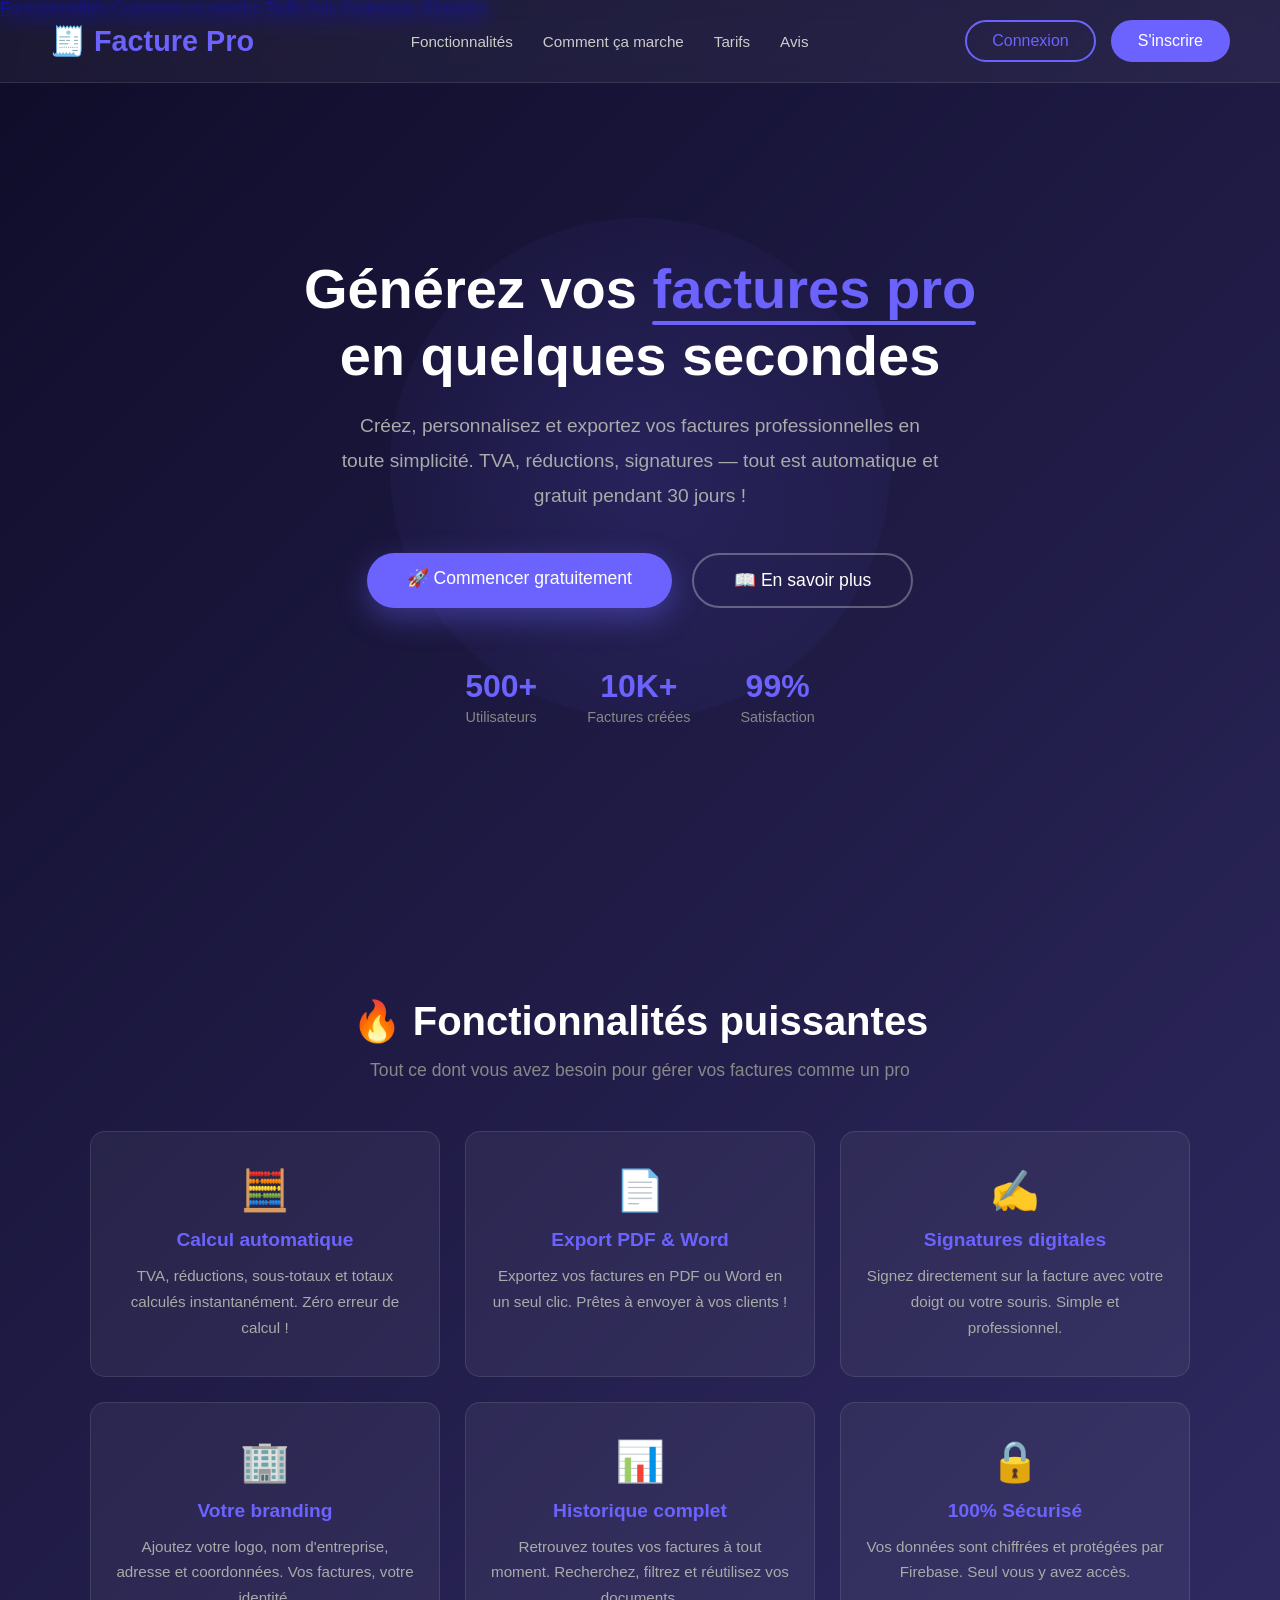
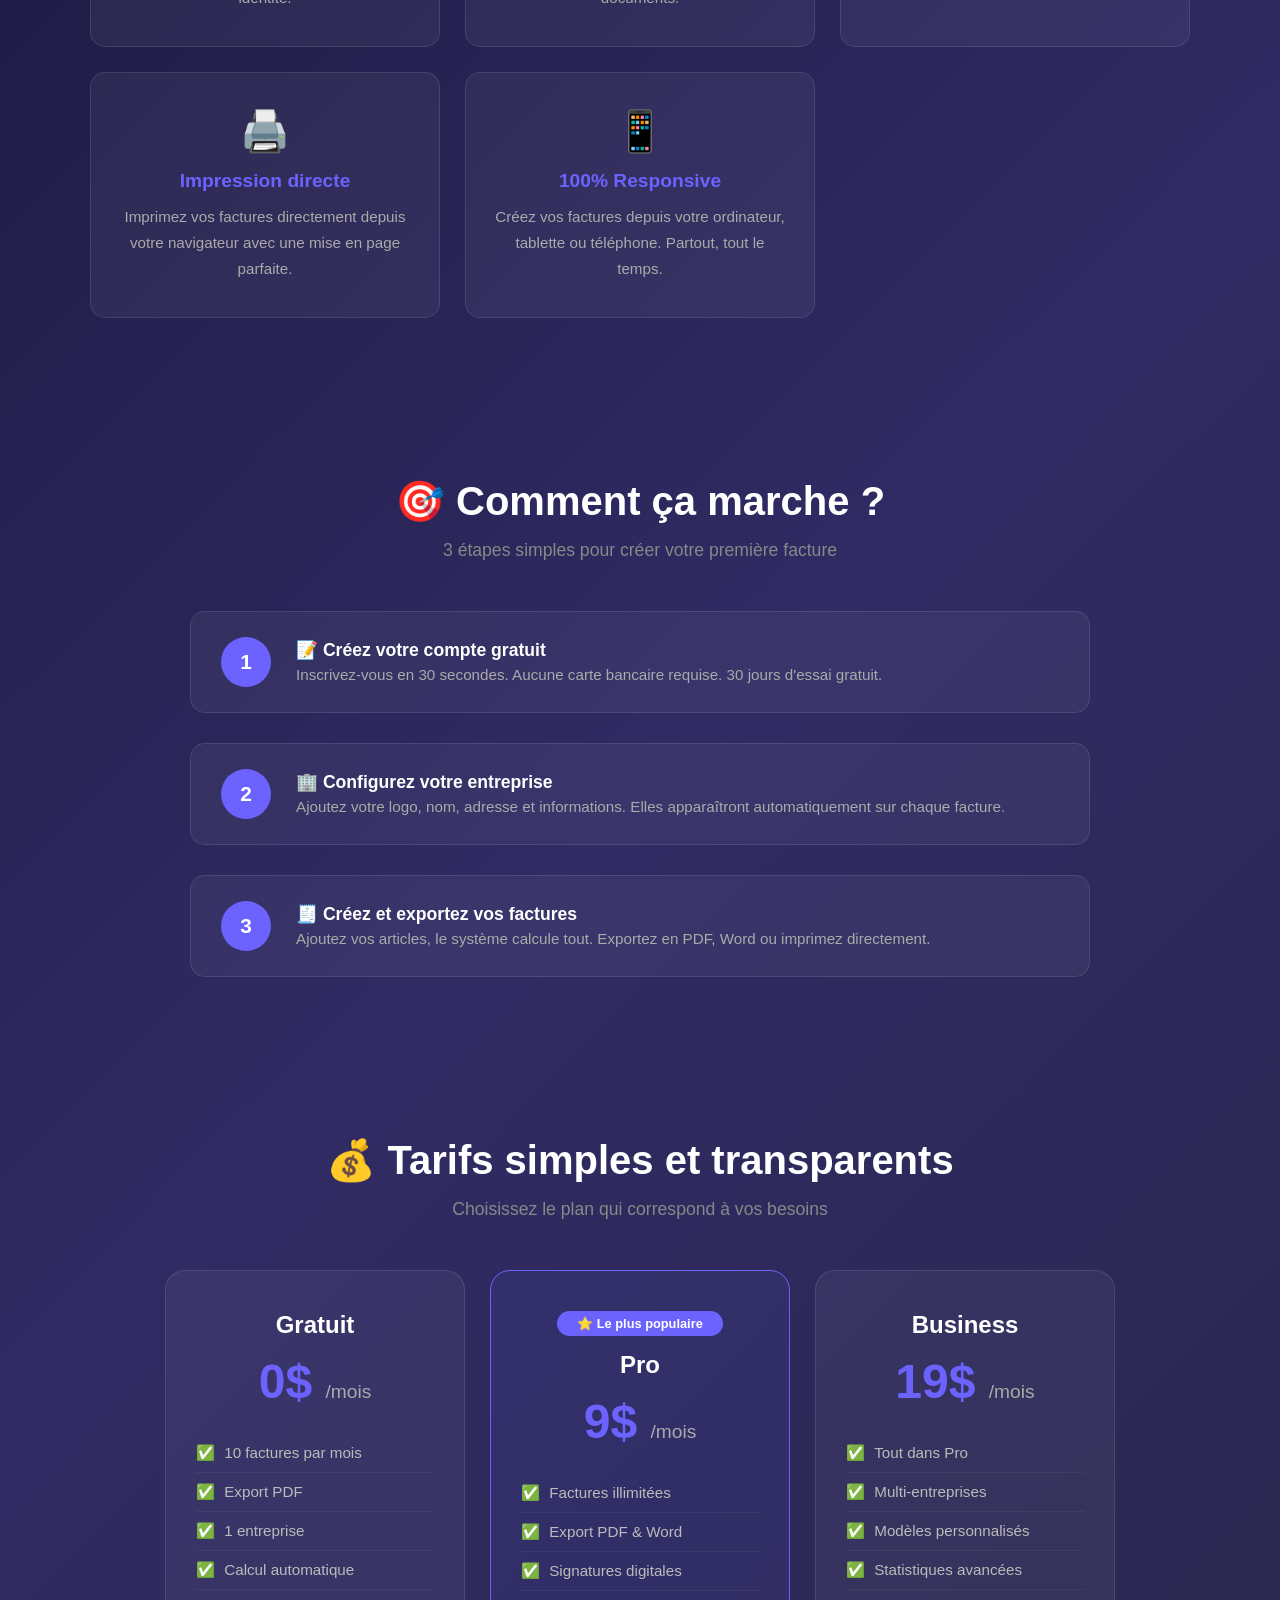
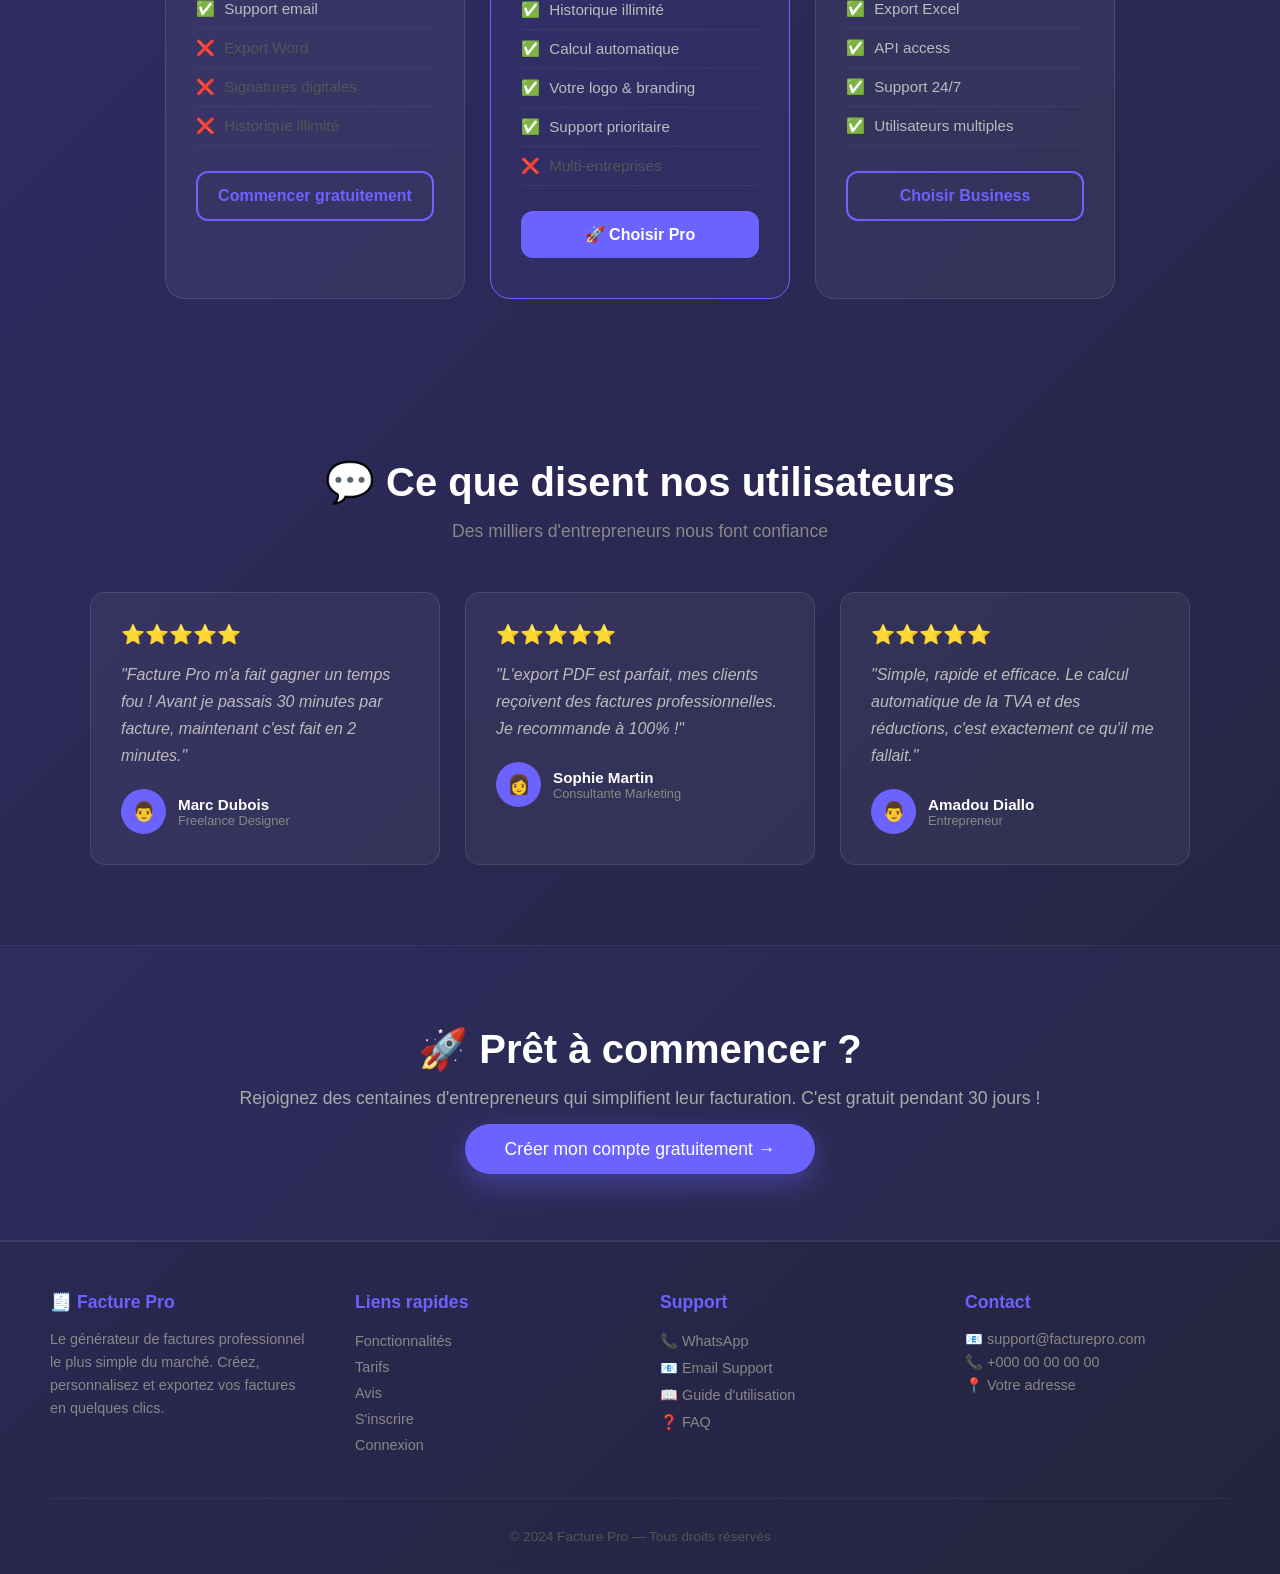
<file: index.html>
<!DOCTYPE html>
<html lang="fr">
<head>

    <meta charset="UTF-8">
    <meta name="viewport" content="width=device-width, initial-scale=1.0">
    <title>Facture Pro - Générateur de Factures Professionnelles</title>
    <style>
        * {
            margin: 0;
            padding: 0;
            box-sizing: border-box;
            font-family: 'Segoe UI', sans-serif;
        }

        body {
            background: linear-gradient(135deg, #0f0c29, #302b63, #24243e);
            min-height: 100vh;
            color: white;
            overflow-x: hidden;
        }

        /* ======= NAVBAR ======= */
        nav {
            display: flex;
            justify-content: space-between;
            align-items: center;
            padding: 20px 50px;
            background: rgba(255,255,255,0.05);
            backdrop-filter: blur(10px);
            border-bottom: 1px solid rgba(255,255,255,0.1);
            position: fixed;
            top: 0;
            left: 0;
            right: 0;
            z-index: 1000;
        }

        .logo {
            font-size: 1.8em;
            font-weight: 700;
            color: #6c63ff;
            text-decoration: none;
        }

        .nav-links {
            display: flex;
            gap: 30px;
            align-items: center;
        }

        .nav-links a {
            color: #ccc;
            text-decoration: none;
            font-size: 0.95em;
            transition: color 0.3s;
        }

        .nav-links a:hover {
            color: white;
        }

        .nav-buttons {
            display: flex;
            gap: 15px;
        }

        .btn-login {
            padding: 10px 25px;
            background: transparent;
            border: 2px solid #6c63ff;
            color: #6c63ff;
            border-radius: 25px;
            cursor: pointer;
            font-size: 1em;
            text-decoration: none;
            transition: all 0.3s;
        }

        .btn-login:hover {
            background: #6c63ff;
            color: white;
        }

        .btn-register {
            padding: 10px 25px;
            background: #6c63ff;
            border: 2px solid #6c63ff;
            color: white;
            border-radius: 25px;
            cursor: pointer;
            font-size: 1em;
            text-decoration: none;
            transition: all 0.3s;
        }

        .btn-register:hover {
            background: #5a52d5;
            border-color: #5a52d5;
            transform: scale(1.05);
        }

        .menu-hamburger {
            display: none;
            background: none;
            border: none;
            color: white;
            font-size: 1.5em;
            cursor: pointer;
        }

        /* ======= HERO ======= */
        .hero {
            display: flex;
            flex-direction: column;
            align-items: center;
            justify-content: center;
            text-align: center;
            padding: 150px 20px 100px;
            min-height: 100vh;
            position: relative;
        }

        .hero::before {
            content: '';
            position: absolute;
            top: 50%;
            left: 50%;
            transform: translate(-50%, -50%);
            width: 500px;
            height: 500px;
            background: radial-gradient(circle, rgba(108,99,255,0.15), transparent);
            border-radius: 50%;
            pointer-events: none;
        }

        .hero h1 {
            font-size: 3.5em;
            margin-bottom: 20px;
            line-height: 1.2;
            position: relative;
            z-index: 1;
        }

        .hero h1 span {
            color: #6c63ff;
            position: relative;
        }

        .hero h1 span::after {
            content: '';
            position: absolute;
            bottom: -5px;
            left: 0;
            right: 0;
            height: 4px;
            background: #6c63ff;
            border-radius: 2px;
        }

        .hero p {
            font-size: 1.2em;
            color: #aaa;
            max-width: 600px;
            margin-bottom: 40px;
            line-height: 1.8;
            position: relative;
            z-index: 1;
        }

        .hero-buttons {
            display: flex;
            gap: 20px;
            flex-wrap: wrap;
            justify-content: center;
            position: relative;
            z-index: 1;
        }

        .btn-hero-primary {
            padding: 15px 40px;
            background: #6c63ff;
            color: white;
            border: none;
            border-radius: 30px;
            font-size: 1.1em;
            cursor: pointer;
            text-decoration: none;
            transition: all 0.3s;
            box-shadow: 0 10px 30px rgba(108, 99, 255, 0.4);
        }

        .btn-hero-primary:hover {
            transform: translateY(-3px);
            box-shadow: 0 15px 40px rgba(108, 99, 255, 0.6);
        }

        .btn-hero-secondary {
            padding: 15px 40px;
            background: transparent;
            color: white;
            border: 2px solid rgba(255,255,255,0.3);
            border-radius: 30px;
            font-size: 1.1em;
            cursor: pointer;
            text-decoration: none;
            transition: all 0.3s;
        }

        .btn-hero-secondary:hover {
            border-color: white;
            transform: translateY(-3px);
        }

        .hero-stats {
            display: flex;
            gap: 50px;
            margin-top: 60px;
            position: relative;
            z-index: 1;
        }

        .hero-stat {
            text-align: center;
        }

        .hero-stat h3 {
            font-size: 2em;
            color: #6c63ff;
        }

        .hero-stat p {
            font-size: 0.9em;
            color: #888;
            margin: 0;
        }

        /* ======= FEATURES ======= */
        .section-title {
            text-align: center;
            padding: 80px 20px 50px;
        }

        .section-title h2 {
            font-size: 2.5em;
            margin-bottom: 15px;
        }

        .section-title p {
            color: #888;
            font-size: 1.1em;
            max-width: 600px;
            margin: 0 auto;
        }

        .features {
            padding: 0 50px 80px;
            display: grid;
            grid-template-columns: repeat(auto-fit, minmax(280px, 1fr));
            gap: 25px;
            max-width: 1200px;
            margin: 0 auto;
        }

        .feature-card {
            background: rgba(255,255,255,0.05);
            border: 1px solid rgba(255,255,255,0.1);
            border-radius: 15px;
            padding: 35px 25px;
            text-align: center;
            transition: all 0.3s;
        }

        .feature-card:hover {
            transform: translateY(-8px);
            border-color: rgba(108,99,255,0.3);
            background: rgba(108,99,255,0.05);
        }

        .feature-icon {
            font-size: 2.5em;
            margin-bottom: 15px;
            display: block;
        }

        .feature-card h3 {
            font-size: 1.2em;
            margin-bottom: 12px;
            color: #6c63ff;
        }

        .feature-card p {
            color: #aaa;
            line-height: 1.7;
            font-size: 0.95em;
        }

        /* ======= HOW IT WORKS ======= */
        .how-it-works {
            padding: 0 50px 80px;
            max-width: 1000px;
            margin: 0 auto;
        }

        .steps {
            display: flex;
            flex-direction: column;
            gap: 30px;
        }

        .step {
            display: flex;
            align-items: center;
            gap: 25px;
            background: rgba(255,255,255,0.05);
            border: 1px solid rgba(255,255,255,0.1);
            border-radius: 15px;
            padding: 25px 30px;
            transition: all 0.3s;
        }

        .step:hover {
            transform: translateX(10px);
            border-color: rgba(108,99,255,0.3);
        }

        .step-number {
            width: 50px;
            height: 50px;
            min-width: 50px;
            background: #6c63ff;
            border-radius: 50%;
            display: flex;
            align-items: center;
            justify-content: center;
            font-size: 1.3em;
            font-weight: 700;
        }

        .step-content h3 {
            font-size: 1.1em;
            margin-bottom: 5px;
        }

        .step-content p {
            color: #aaa;
            font-size: 0.95em;
        }

        /* ======= PRICING ======= */
        .pricing {
            padding: 0 20px 80px;
            text-align: center;
        }

        .pricing-cards {
            display: flex;
            gap: 25px;
            justify-content: center;
            flex-wrap: wrap;
            max-width: 1000px;
            margin: 0 auto;
        }

        .pricing-card {
            background: rgba(255,255,255,0.05);
            border: 1px solid rgba(255,255,255,0.1);
            border-radius: 20px;
            padding: 40px 30px;
            width: 300px;
            transition: all 0.3s;
            position: relative;
        }

        .pricing-card:hover {
            transform: translateY(-8px);
        }

        .pricing-card.popular {
            border-color: #6c63ff;
            background: rgba(108, 99, 255, 0.08);
            transform: scale(1.05);
        }

        .pricing-card.popular:hover {
            transform: scale(1.05) translateY(-8px);
        }

        .popular-badge {
            background: #6c63ff;
            color: white;
            padding: 5px 20px;
            border-radius: 20px;
            font-size: 0.8em;
            display: inline-block;
            margin-bottom: 15px;
            font-weight: 600;
        }

        .pricing-card h3 {
            font-size: 1.5em;
            margin-bottom: 10px;
        }

        .price {
            font-size: 3em;
            font-weight: 700;
            color: #6c63ff;
            margin: 15px 0;
        }

        .price span {
            font-size: 0.4em;
            color: #aaa;
            font-weight: 400;
        }

        .pricing-features {
            list-style: none;
            margin: 25px 0;
            text-align: left;
        }

        .pricing-features li {
            padding: 10px 0;
            color: #bbb;
            font-size: 0.95em;
            border-bottom: 1px solid rgba(255,255,255,0.05);
        }

        .pricing-features li::before {
            content: "✅ ";
            margin-right: 5px;
        }

        .pricing-features li.disabled {
            color: #555;
        }

        .pricing-features li.disabled::before {
            content: "❌ ";
        }

        .btn-pricing {
            width: 100%;
            padding: 14px;
            background: #6c63ff;
            color: white;
            border: none;
            border-radius: 12px;
            font-size: 1em;
            cursor: pointer;
            text-decoration: none;
            display: block;
            transition: all 0.3s;
            font-weight: 600;
        }

        .btn-pricing:hover {
            background: #5a52d5;
            transform: translateY(-2px);
        }

        .btn-pricing-outline {
            width: 100%;
            padding: 14px;
            background: transparent;
            color: #6c63ff;
            border: 2px solid #6c63ff;
            border-radius: 12px;
            font-size: 1em;
            cursor: pointer;
            text-decoration: none;
            display: block;
            transition: all 0.3s;
            font-weight: 600;
        }

        .btn-pricing-outline:hover {
            background: #6c63ff;
            color: white;
        }

        /* ======= TESTIMONIALS ======= */
        .testimonials {
            padding: 0 50px 80px;
            max-width: 1200px;
            margin: 0 auto;
        }

        .testimonials-grid {
            display: grid;
            grid-template-columns: repeat(auto-fit, minmax(300px, 1fr));
            gap: 25px;
        }

        .testimonial-card {
            background: rgba(255,255,255,0.05);
            border: 1px solid rgba(255,255,255,0.1);
            border-radius: 15px;
            padding: 30px;
        }

        .testimonial-stars {
            color: #f39c12;
            font-size: 1.2em;
            margin-bottom: 15px;
        }

        .testimonial-text {
            color: #bbb;
            line-height: 1.7;
            margin-bottom: 20px;
            font-style: italic;
        }

        .testimonial-author {
            display: flex;
            align-items: center;
            gap: 12px;
        }

        .testimonial-avatar {
            width: 45px;
            height: 45px;
            background: #6c63ff;
            border-radius: 50%;
            display: flex;
            align-items: center;
            justify-content: center;
            font-size: 1.2em;
        }

        .testimonial-name {
            font-weight: 600;
            font-size: 0.95em;
        }

        .testimonial-role {
            color: #888;
            font-size: 0.8em;
        }

        /* ======= CTA ======= */
        .cta-section {
            text-align: center;
            padding: 80px 20px;
            background: rgba(108,99,255,0.05);
            border-top: 1px solid rgba(255,255,255,0.05);
            border-bottom: 1px solid rgba(255,255,255,0.05);
        }

        .cta-section h2 {
            font-size: 2.5em;
            margin-bottom: 15px;
        }

        .cta-section p {
            color: #aaa;
            font-size: 1.1em;
            margin-bottom: 30px;
        }

        /* ======= FOOTER ======= */
        footer {
            padding: 50px 50px 30px;
            border-top: 1px solid rgba(255,255,255,0.1);
        }

        .footer-content {
            display: grid;
            grid-template-columns: repeat(auto-fit, minmax(200px, 1fr));
            gap: 40px;
            max-width: 1200px;
            margin: 0 auto 40px;
        }

        .footer-col h3 {
            font-size: 1.1em;
            margin-bottom: 15px;
            color: #6c63ff;
        }

        .footer-col p {
            color: #888;
            line-height: 1.6;
            font-size: 0.9em;
        }

        .footer-col a {
            display: block;
            color: #888;
            text-decoration: none;
            padding: 5px 0;
            font-size: 0.9em;
            transition: color 0.3s;
        }

        .footer-col a:hover {
            color: #6c63ff;
        }

        .footer-bottom {
            text-align: center;
            padding-top: 30px;
            border-top: 1px solid rgba(255,255,255,0.05);
            color: #555;
            font-size: 0.85em;
        }

        /* ======= ANIMATIONS ======= */
        @keyframes fadeInUp {
            from {
                opacity: 0;
                transform: translateY(30px);
            }
            to {
                opacity: 1;
                transform: translateY(0);
            }
        }

        .hero h1,
        .hero p,
        .hero-buttons,
        .hero-stats {
            animation: fadeInUp 0.8s ease forwards;
        }

        .hero p {
            animation-delay: 0.2s;
        }

        .hero-buttons {
            animation-delay: 0.4s;
        }

        .hero-stats {
            animation-delay: 0.6s;
        }

        /* ======= RESPONSIVE ======= */
        @media (max-width: 768px) {
            nav {
                padding: 15px 20px;
            }

            .nav-links {
                display: none;
            }

            .menu-hamburger {
                display: block;
            }

            .nav-buttons {
                display: none;
            }

            /* Mobile menu */
            .mobile-menu {
                display: none;
                position: fixed;
                top: 70px;
                left: 0;
                right: 0;
                background: rgba(15, 12, 41, 0.98);
                backdrop-filter: blur(20px);
                padding: 20px;
                flex-direction: column;
                gap: 15px;
                border-bottom: 1px solid rgba(255,255,255,0.1);
                z-index: 999;
            }

            .mobile-menu.open {
                display: flex;
            }

            .mobile-menu a {
                color: white;
                text-decoration: none;
                padding: 12px 20px;
                border-radius: 10px;
                text-align: center;
                font-size: 1em;
            }

            .mobile-menu .btn-mobile-login {
                border: 2px solid #6c63ff;
                color: #6c63ff;
            }

            .mobile-menu .btn-mobile-register {
                background: #6c63ff;
                color: white;
            }

            .hero {
                padding: 120px 20px 60px;
            }

            .hero h1 {
                font-size: 2.2em;
            }

            .hero p {
                font-size: 1em;
            }

            .hero-stats {
                flex-direction: column;
                gap: 20px;
            }

            .features {
                padding: 0 20px 60px;
            }

            .how-it-works {
                padding: 0 20px 60px;
            }

            .step {
                flex-direction: column;
                text-align: center;
            }

            .pricing-card.popular {
                transform: scale(1);
            }

            .testimonials {
                padding: 0 20px 60px;
            }

            footer {
                padding: 40px 20px 20px;
            }
        }

        @media (max-width: 500px) {
            .hero h1 {
                font-size: 1.8em;
            }

            .hero-buttons {
                flex-direction: column;
                width: 100%;
            }

            .btn-hero-primary,
            .btn-hero-secondary {
                width: 100%;
                text-align: center;
            }

            .pricing-card {
                width: 100%;
            }
        }
    </style>
</head>
<body>

    <!-- ======= NAVBAR ======= -->
    <nav>
        <a href="index.html" class="logo">🧾 Facture Pro</a>

        <div class="nav-links">
            <a href="#features">Fonctionnalités</a>
            <a href="#how">Comment ça marche</a>
            <a href="#pricing">Tarifs</a>
            <a href="#testimonials">Avis</a>
        </div>

        <div class="nav-buttons">
            <a href="login.html" class="btn-login">Connexion</a>
            <a href="register.html" class="btn-register">S'inscrire</a>
        </div>

        <button class="menu-hamburger" id="menuHamburger">☰</button>
    </nav>

    <!-- MOBILE MENU -->
    <div class="mobile-menu" id="mobileMenu">
        <a href="#features">Fonctionnalités</a>
        <a href="#how">Comment ça marche</a>
        <a href="#pricing">Tarifs</a>
        <a href="#testimonials">Avis</a>
        <a href="login.html" class="btn-mobile-login">Connexion</a>
        <a href="register.html" class="btn-mobile-register">S'inscrire</a>
    </div>

    <!-- ======= HERO ======= -->
    <section class="hero">
        <h1>
            Générez vos <span>factures pro</span><br>
            en quelques secondes
        </h1>
        <p>
            Créez, personnalisez et exportez vos factures professionnelles
            en toute simplicité. TVA, réductions, signatures — 
            tout est automatique et gratuit pendant 30 jours !
        </p>
        <div class="hero-buttons">
            <a href="register.html" class="btn-hero-primary">
                🚀 Commencer gratuitement
            </a>
            <a href="#features" class="btn-hero-secondary">
                📖 En savoir plus
            </a>
        </div>

        <div class="hero-stats">
            <div class="hero-stat">
                <h3>500+</h3>
                <p>Utilisateurs</p>
            </div>
            <div class="hero-stat">
                <h3>10K+</h3>
                <p>Factures créées</p>
            </div>
            <div class="hero-stat">
                <h3>99%</h3>
                <p>Satisfaction</p>
            </div>
        </div>
    </section>

    <!-- ======= FEATURES ======= -->
    <div class="section-title" id="features">
        <h2>🔥 Fonctionnalités puissantes</h2>
        <p>Tout ce dont vous avez besoin pour gérer vos factures comme un pro</p>
    </div>

    <section class="features">
        <div class="feature-card">
            <span class="feature-icon">🧮</span>
            <h3>Calcul automatique</h3>
            <p>
                TVA, réductions, sous-totaux et totaux calculés 
                instantanément. Zéro erreur de calcul !
            </p>
        </div>
        <div class="feature-card">
            <span class="feature-icon">📄</span>
            <h3>Export PDF & Word</h3>
            <p>
                Exportez vos factures en PDF ou Word en un seul clic.
                Prêtes à envoyer à vos clients !
            </p>
        </div>
        <div class="feature-card">
            <span class="feature-icon">✍️</span>
            <h3>Signatures digitales</h3>
            <p>
                Signez directement sur la facture avec votre doigt 
                ou votre souris. Simple et professionnel.
            </p>
        </div>
        <div class="feature-card">
            <span class="feature-icon">🏢</span>
            <h3>Votre branding</h3>
            <p>
                Ajoutez votre logo, nom d'entreprise, adresse et 
                coordonnées. Vos factures, votre identité.
            </p>
        </div>
        <div class="feature-card">
            <span class="feature-icon">📊</span>
            <h3>Historique complet</h3>
            <p>
                Retrouvez toutes vos factures à tout moment. 
                Recherchez, filtrez et réutilisez vos documents.
            </p>
        </div>
        <div class="feature-card">
            <span class="feature-icon">🔒</span>
            <h3>100% Sécurisé</h3>
            <p>
                Vos données sont chiffrées et protégées par Firebase. 
                Seul vous y avez accès.
            </p>
        </div>
        <div class="feature-card">
            <span class="feature-icon">🖨️</span>
            <h3>Impression directe</h3>
            <p>
                Imprimez vos factures directement depuis votre 
                navigateur avec une mise en page parfaite.
            </p>
        </div>
        <div class="feature-card">
            <span class="feature-icon">📱</span>
            <h3>100% Responsive</h3>
            <p>
                Créez vos factures depuis votre ordinateur, tablette 
                ou téléphone. Partout, tout le temps.
            </p>
        </div>
    </section>

    <!-- ======= HOW IT WORKS ======= -->
    <div class="section-title" id="how">
        <h2>🎯 Comment ça marche ?</h2>
        <p>3 étapes simples pour créer votre première facture</p>
    </div>

    <section class="how-it-works">
        <div class="steps">
            <div class="step">
                <div class="step-number">1</div>
                <div class="step-content">
                    <h3>📝 Créez votre compte gratuit</h3>
                    <p>
                        Inscrivez-vous en 30 secondes. Aucune carte 
                        bancaire requise. 30 jours d'essai gratuit.
                    </p>
                </div>
            </div>
            <div class="step">
                <div class="step-number">2</div>
                <div class="step-content">
                    <h3>🏢 Configurez votre entreprise</h3>
                    <p>
                        Ajoutez votre logo, nom, adresse et informations.
                        Elles apparaîtront automatiquement sur chaque facture.
                    </p>
                </div>
            </div>
            <div class="step">
                <div class="step-number">3</div>
                <div class="step-content">
                    <h3>🧾 Créez et exportez vos factures</h3>
                    <p>
                        Ajoutez vos articles, le système calcule tout.
                        Exportez en PDF, Word ou imprimez directement.
                    </p>
                </div>
            </div>
        </div>
    </section>

    <!-- ======= PRICING ======= -->
    <div class="section-title" id="pricing">
        <h2>💰 Tarifs simples et transparents</h2>
        <p>Choisissez le plan qui correspond à vos besoins</p>
    </div>

    <section class="pricing">
        <div class="pricing-cards">

            <!-- GRATUIT -->
            <div class="pricing-card">
                <h3>Gratuit</h3>
                <div class="price">0$ <span>/mois</span></div>
                <ul class="pricing-features">
                    <li>10 factures par mois</li>
                    <li>Export PDF</li>
                    <li>1 entreprise</li>
                    <li>Calcul automatique</li>
                    <li>Support email</li>
                    <li class="disabled">Export Word</li>
                    <li class="disabled">Signatures digitales</li>
                    <li class="disabled">Historique illimité</li>
                </ul>
                <a href="register.html" class="btn-pricing-outline">
                    Commencer gratuitement
                </a>
            </div>

            <!-- PRO -->
            <div class="pricing-card popular">
                <div class="popular-badge">⭐ Le plus populaire</div>
                <h3>Pro</h3>
                <div class="price">9$ <span>/mois</span></div>
                <ul class="pricing-features">
                    <li>Factures illimitées</li>
                    <li>Export PDF & Word</li>
                    <li>Signatures digitales</li>
                    <li>Historique illimité</li>
                    <li>Calcul automatique</li>
                    <li>Votre logo & branding</li>
                    <li>Support prioritaire</li>
                    <li class="disabled">Multi-entreprises</li>
                </ul>
                <a href="register.html" class="btn-pricing">
                    🚀 Choisir Pro
                </a>
            </div>

            <!-- BUSINESS -->
            <div class="pricing-card">
                <h3>Business</h3>
                <div class="price">19$ <span>/mois</span></div>
                <ul class="pricing-features">
                    <li>Tout dans Pro</li>
                    <li>Multi-entreprises</li>
                    <li>Modèles personnalisés</li>
                    <li>Statistiques avancées</li>
                    <li>Export Excel</li>
                    <li>API access</li>
                    <li>Support 24/7</li>
                    <li>Utilisateurs multiples</li>
                </ul>
                <a href="register.html" class="btn-pricing-outline">
                    Choisir Business
                </a>
            </div>

        </div>
    </section>

    <!-- ======= TESTIMONIALS ======= -->
    <div class="section-title" id="testimonials">
        <h2>💬 Ce que disent nos utilisateurs</h2>
        <p>Des milliers d'entrepreneurs nous font confiance</p>
    </div>

    <section class="testimonials">
        <div class="testimonials-grid">

            <div class="testimonial-card">
                <div class="testimonial-stars">⭐⭐⭐⭐⭐</div>
                <p class="testimonial-text">
                    "Facture Pro m'a fait gagner un temps fou ! 
                    Avant je passais 30 minutes par facture, 
                    maintenant c'est fait en 2 minutes."
                </p>
                <div class="testimonial-author">
                    <div class="testimonial-avatar">👨</div>
                    <div>
                        <div class="testimonial-name">Marc Dubois</div>
                        <div class="testimonial-role">
                            Freelance Designer
                        </div>
                    </div>
                </div>
            </div>

            <div class="testimonial-card">
                <div class="testimonial-stars">⭐⭐⭐⭐⭐</div>
                <p class="testimonial-text">
                    "L'export PDF est parfait, mes clients reçoivent 
                    des factures professionnelles. Je recommande à 100% !"
                </p>
                <div class="testimonial-author">
                    <div class="testimonial-avatar">👩</div>
                    <div>
                        <div class="testimonial-name">Sophie Martin</div>
                        <div class="testimonial-role">
                            Consultante Marketing
                        </div>
                    </div>
                </div>
            </div>

            <div class="testimonial-card">
                <div class="testimonial-stars">⭐⭐⭐⭐⭐</div>
                <p class="testimonial-text">
                    "Simple, rapide et efficace. Le calcul automatique 
                    de la TVA et des réductions, c'est exactement 
                    ce qu'il me fallait."
                </p>
                <div class="testimonial-author">
                    <div class="testimonial-avatar">👨</div>
                    <div>
                        <div class="testimonial-name">
                            Amadou Diallo
                        </div>
                        <div class="testimonial-role">
                            Entrepreneur
                        </div>
                    </div>
                </div>
            </div>

        </div>
    </section>

    <!-- ======= CTA ======= -->
    <section class="cta-section">
        <h2>🚀 Prêt à commencer ?</h2>
        <p>
            Rejoignez des centaines d'entrepreneurs qui simplifient 
            leur facturation. C'est gratuit pendant 30 jours !
        </p>
        <a href="register.html" class="btn-hero-primary">
            Créer mon compte gratuitement →
        </a>
    </section>

    <!-- ======= FOOTER ======= -->
    <footer>
        <div class="footer-content">

            <div class="footer-col">
                <h3>🧾 Facture Pro</h3>
                <p>
                    Le générateur de factures professionnel 
                    le plus simple du marché. Créez, personnalisez 
                    et exportez vos factures en quelques clics.
                </p>
            </div>

            <div class="footer-col">
                <h3>Liens rapides</h3>
                <a href="#features">Fonctionnalités</a>
                <a href="#pricing">Tarifs</a>
                <a href="#testimonials">Avis</a>
                <a href="register.html">S'inscrire</a>
                <a href="login.html">Connexion</a>
            </div>

            <div class="footer-col">
                <h3>Support</h3>
                <a href="#" id="footerWhatsapp">📞 WhatsApp</a>
                <a href="mailto:support@facturepro.com">
                    📧 Email Support
                </a>
                <a href="#">📖 Guide d'utilisation</a>
                <a href="#">❓ FAQ</a>
            </div>

            <div class="footer-col">
                <h3>Contact</h3>
                <p>📧 support@facturepro.com</p>
                <p>📞 +000 00 00 00 00</p>
                <p>📍 Votre adresse</p>
            </div>

        </div>

        <div class="footer-bottom">
            <p>© 2024 Facture Pro — Tous droits réservés</p>
        </div>
    </footer>

<script>
    // ======= MENU HAMBURGER =======
    const hamburger = document.getElementById('menuHamburger');
    const mobileMenu = document.getElementById('mobileMenu');

    hamburger.addEventListener('click', () => {
        mobileMenu.classList.toggle('open');
        hamburger.textContent = 
            mobileMenu.classList.contains('open') ? '✕' : '☰';
    });

    // Fermer le menu quand on clique sur un lien
    mobileMenu.querySelectorAll('a').forEach(link => {
        link.addEventListener('click', () => {
            mobileMenu.classList.remove('open');
            hamburger.textContent = '☰';
        });
    });

    // ======= SMOOTH SCROLL =======
    document.querySelectorAll('a[href^="#"]').forEach(anchor => {
        anchor.addEventListener('click', function(e) {
            e.preventDefault();
            const target = document.querySelector(this.getAttribute('href'));
            if (target) {
                target.scrollIntoView({
                    behavior: 'smooth',
                    block: 'start'
                });
            }
        });
    });

    // ======= NAVBAR SCROLL EFFECT =======
    window.addEventListener('scroll', () => {
        const nav = document.querySelector('nav');
        if (window.scrollY > 50) {
            nav.style.background = 'rgba(15, 12, 41, 0.95)';
            nav.style.boxShadow = '0 5px 20px rgba(0,0,0,0.3)';
        } else {
            nav.style.background = 'rgba(255,255,255,0.05)';
            nav.style.boxShadow = 'none';
        }
    });

    // ======= WHATSAPP FOOTER =======
    document.getElementById('footerWhatsapp').addEventListener('click', (e) => {
        e.preventDefault();
        const phone = "000000000"; // Ton numéro WhatsApp
        const message = "Bonjour, j'ai une question sur Facture Pro.";
        window.open(
            `https://wa.me/${phone}?text=${encodeURIComponent(message)}`,
            '_blank'
        );
    });

    // ======= ANIMATION AU SCROLL =======
    const observerOptions = {
        threshold: 0.1,
        rootMargin: '0px 0px -50px 0px'
    };

    const observer = new IntersectionObserver((entries) => {
        entries.forEach(entry => {
            if (entry.isIntersecting) {
                entry.target.style.opacity = '1';
                entry.target.style.transform = 'translateY(0)';
            }
        });
    }, observerOptions);

    document.querySelectorAll('.feature-card, .step, .pricing-card, .testimonial-card').forEach(el => {
        el.style.opacity = '0';
        el.style.transform = 'translateY(30px)';
        el.style.transition = 'all 0.6s ease';
        observer.observe(el);
    });
</script>

</body>
</html>
</file>
